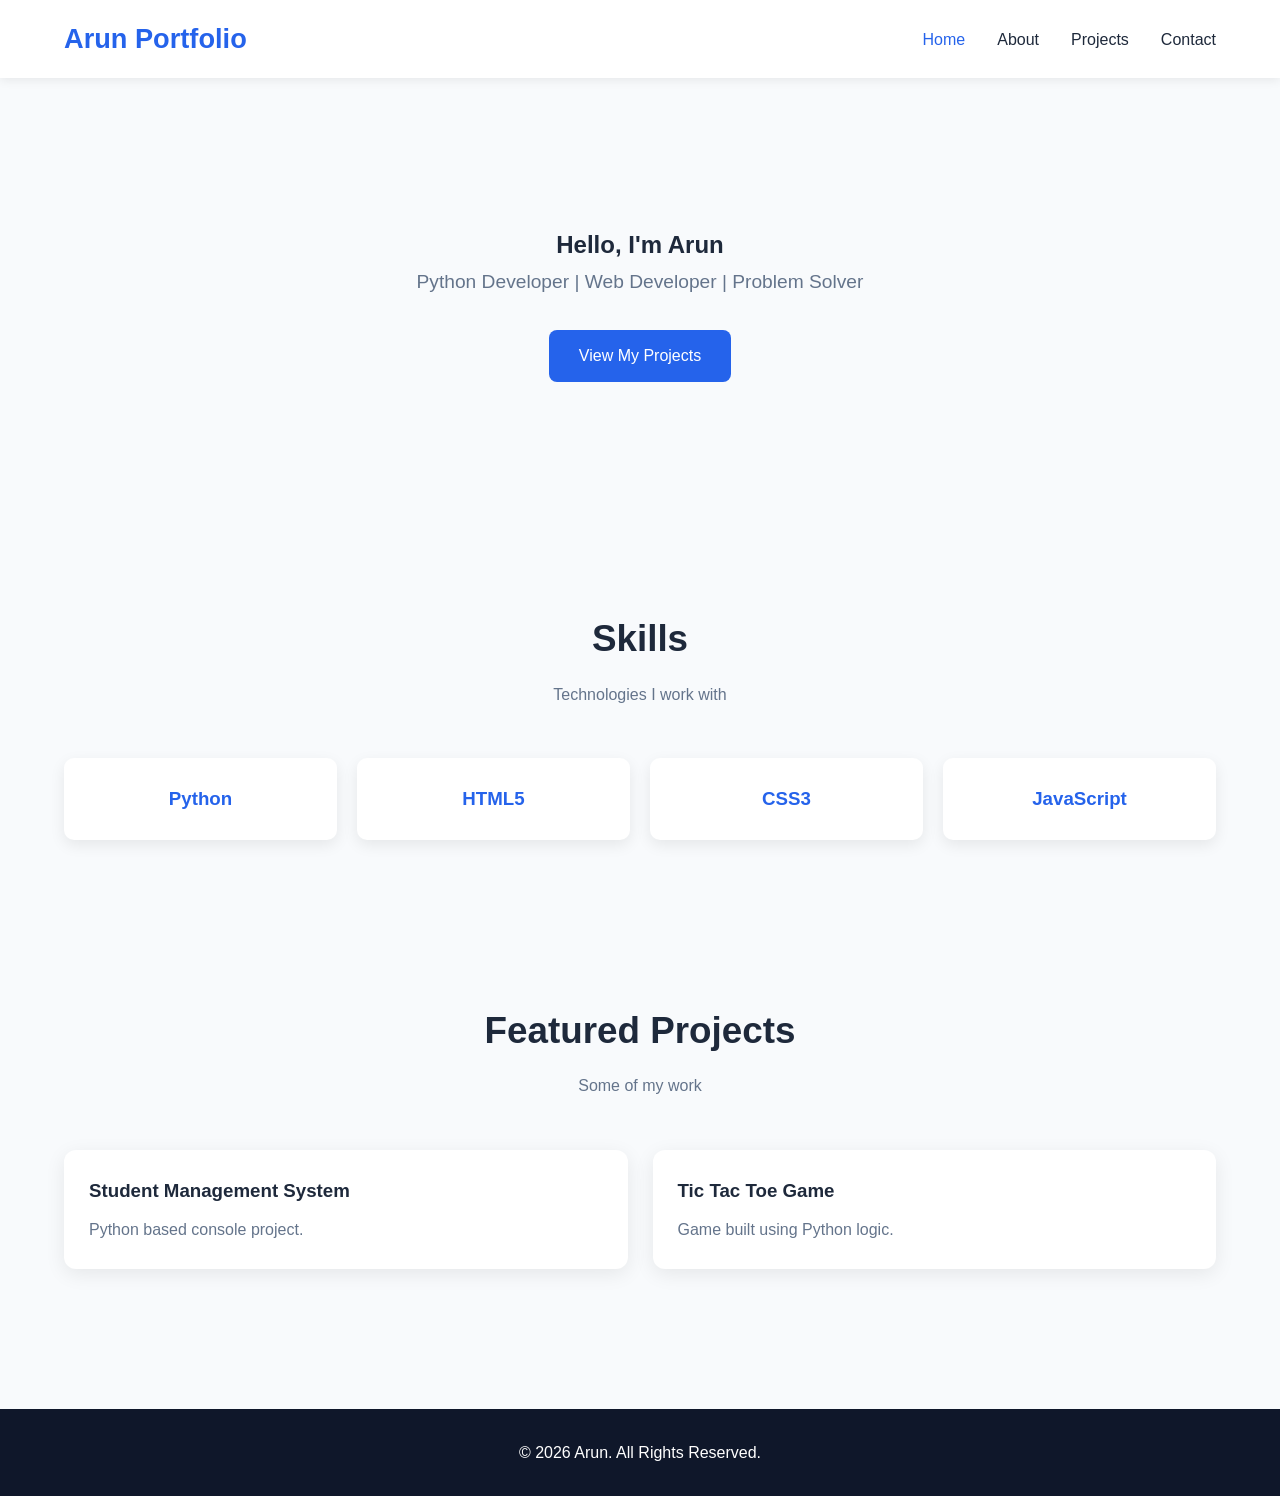
<file: index.html>
<!DOCTYPE html>
<html lang="en">
<head>
    <meta charset="UTF-8">
    <meta name="viewport" content="width=device-width, initial-scale=1.0">

    <title>Arun | Portfolio</title>

    <meta name="description" content="Portfolio of Arun - Python Developer and Web Developer">

    <link rel="stylesheet" href="styles.css">
</head>
<body>

    <!-- Skip Link -->
    <a href="#main-content" class="skip-link">Skip to main content</a>

    <!-- HEADER -->
    <header>
        <div class="container navbar">

            <h1 class="logo">Arun Portfolio</h1>

            <nav aria-label="Main Navigation">
                <ul class="nav-links">
                    <li><a href="index.html" aria-current="page">Home</a></li>
                    <li><a href="about.html">About</a></li>
                    <li><a href="projects.html">Projects</a></li>
                    <li><a href="contact.html">Contact</a></li>
                </ul>
            </nav>

        </div>
    </header>

    <!-- MAIN -->
    <main id="main-content">

        <!-- HERO SECTION -->
        <section class="hero">
            <div class="container">
                <div class="hero-content">

                    <h2>Hello, I'm Arun</h2>

                    <p>
                        Python Developer | Web Developer | Problem Solver
                    </p>

                    <a href="projects.html" class="btn">
                        View My Projects
                    </a>

                </div>
            </div>
        </section>

        <!-- SKILLS SECTION -->
        <section>
            <div class="container">

                <div class="section-title">
                    <h2>Skills</h2>
                    <p>Technologies I work with</p>
                </div>

                <div class="skills">

                    <div class="skill-card">
                        <h3>Python</h3>
                    </div>

                    <div class="skill-card">
                        <h3>HTML5</h3>
                    </div>

                    <div class="skill-card">
                        <h3>CSS3</h3>
                    </div>

                    <div class="skill-card">
                        <h3>JavaScript</h3>
                    </div>

                </div>

            </div>
        </section>

        <!-- PROJECTS PREVIEW -->
        <section>
            <div class="container">

                <div class="section-title">
                    <h2>Featured Projects</h2>
                    <p>Some of my work</p>
                </div>

                <div class="projects-grid">

                    <article class="project-card">
                        <div class="project-content">
                            <h3>Student Management System</h3>
                            <p>Python based console project.</p>
                        </div>
                    </article>

                    <article class="project-card">
                        <div class="project-content">
                            <h3>Tic Tac Toe Game</h3>
                            <p>Game built using Python logic.</p>
                        </div>
                    </article>

                </div>

            </div>
        </section>

    </main>

    <!-- FOOTER -->
    <footer>
        <p>&copy; 2026 Arun. All Rights Reserved.</p>
    </footer>

</body>
</html>
</file>
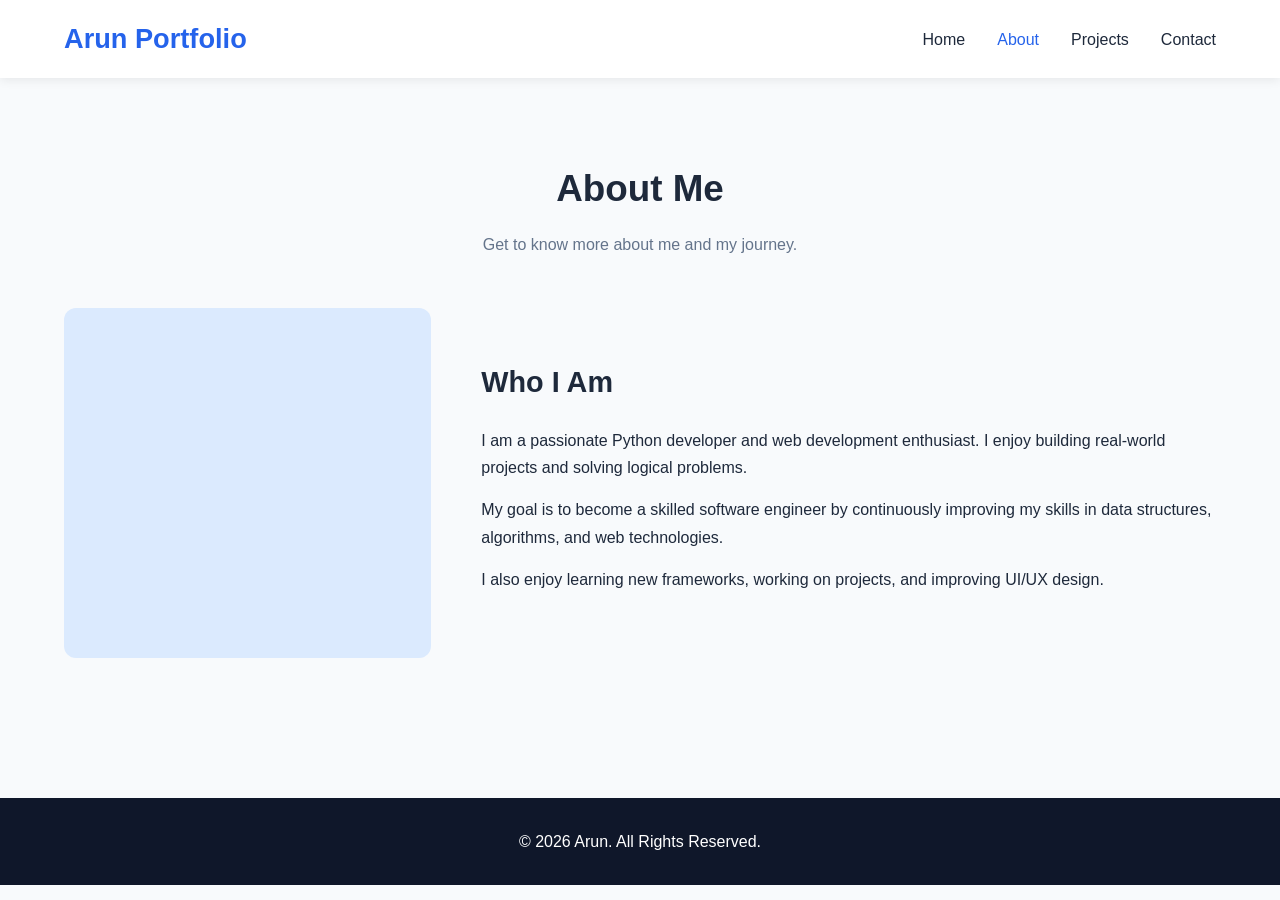
<file: about.html>
<!DOCTYPE html>
<html lang="en">
<head>
    <meta charset="UTF-8">
    <meta name="viewport" content="width=device-width, initial-scale=1.0">

    <title>About | Arun Portfolio</title>

    <meta name="description"
          content="About Arun - Python developer and web development enthusiast.">

    <link rel="stylesheet" href="styles.css">
</head>
<body>

    <!-- Skip Link -->
    <a href="#main-content" class="skip-link">
        Skip to main content
    </a>

    <!-- HEADER -->
    <header>
        <div class="container navbar">

            <h1 class="logo">Arun Portfolio</h1>

            <nav aria-label="Main Navigation">
                <ul class="nav-links">
                    <li><a href="index.html">Home</a></li>
                    <li><a href="about.html" aria-current="page">About</a></li>
                    <li><a href="projects.html">Projects</a></li>
                    <li><a href="contact.html">Contact</a></li>
                </ul>
            </nav>

        </div>
    </header>

    <!-- MAIN -->
    <main id="main-content">

        <section>
            <div class="container">

                <!-- TITLE -->
                <div class="section-title">
                    <h2>About Me</h2>
                    <p>Get to know more about me and my journey.</p>
                </div>

                <!-- CONTENT -->
                <div class="about-content">

                    <!-- IMAGE SECTION -->
                    <div class="about-image">
                        <!-- You can add image here -->
                        <!-- <img src="profile.jpg" alt="Arun Profile"> -->
                    </div>

                    <!-- TEXT SECTION -->
                    <div class="about-text">

                        <h3>Who I Am</h3>

                        <p>
                            I am a passionate Python developer
                            and web development enthusiast.
                            I enjoy building real-world projects
                            and solving logical problems.
                        </p>

                        <p>
                            My goal is to become a skilled software engineer
                            by continuously improving my skills in
                            data structures, algorithms, and web technologies.
                        </p>

                        <p>
                            I also enjoy learning new frameworks,
                            working on projects, and improving UI/UX design.
                        </p>

                    </div>

                </div>

            </div>
        </section>

    </main>

    <!-- FOOTER -->
    <footer>
        <p>&copy; 2026 Arun. All Rights Reserved.</p>
    </footer>

</body>
</html>
</file>
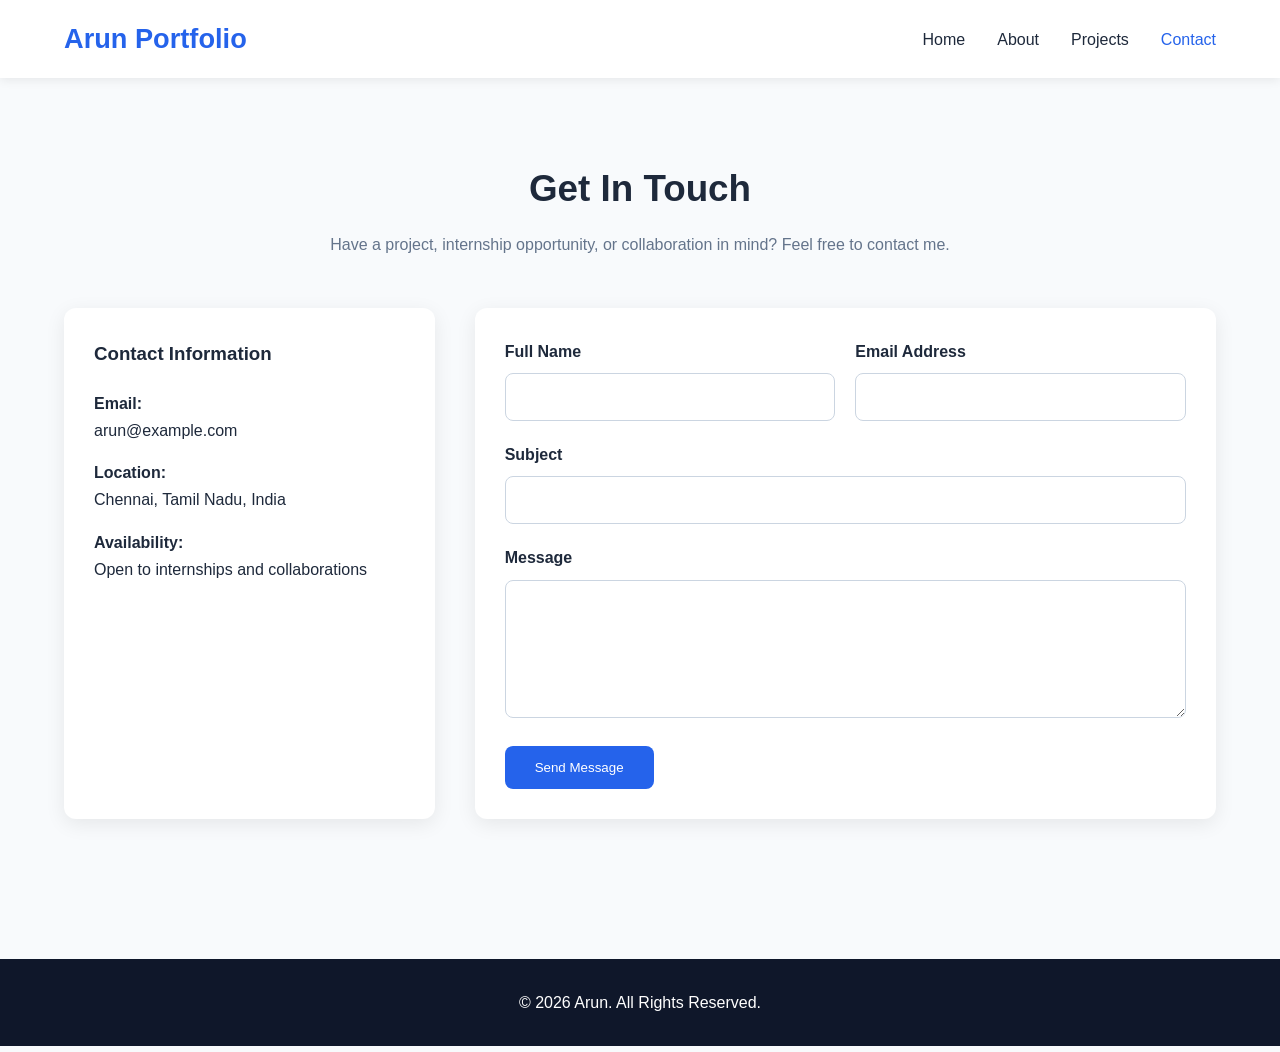
<file: contact.html>
<!DOCTYPE html>
<html lang="en">
<head>
    <meta charset="UTF-8">
    <meta name="viewport" content="width=device-width, initial-scale=1.0">

    <title>Contact | Arun Portfolio</title>

    <meta name="description"
          content="Contact Arun for internships, collaborations, and opportunities.">

    <link rel="stylesheet" href="styles.css">
</head>
<body>

    <!-- Skip Navigation -->
    <a href="#main-content" class="skip-link">
        Skip to main content
    </a>

    <header>
        <div class="container navbar">

            <h1 class="logo">Arun Portfolio</h1>

            <nav aria-label="Main Navigation">
                <ul class="nav-links">
                    <li><a href="index.html">Home</a></li>
                    <li><a href="about.html">About</a></li>
                    <li><a href="projects.html">Projects</a></li>
                    <li>
                        <a href="contact.html" aria-current="page">
                            Contact
                        </a>
                    </li>
                </ul>
            </nav>

        </div>
    </header>

    <main id="main-content">

        <section>
            <div class="container">

                <div class="section-title">
                    <h2>Get In Touch</h2>
                    <p>
                        Have a project, internship opportunity,
                        or collaboration in mind? Feel free to
                        contact me.
                    </p>
                </div>

                <div class="contact-wrapper">

                    <!-- Contact Information -->

                    <aside class="contact-info">

                        <h3>Contact Information</h3>

                        <p>
                            <strong>Email:</strong><br>
                            arun@example.com
                        </p>

                        <p>
                            <strong>Location:</strong><br>
                            Chennai, Tamil Nadu, India
                        </p>

                        <p>
                            <strong>Availability:</strong><br>
                            Open to internships and collaborations
                        </p>

                    </aside>

                    <!-- Contact Form -->

                    <form class="contact-form"
                          action="#"
                          method="post">

                        <div class="form-row">

                            <div class="form-group">
                                <label for="fullname">
                                    Full Name
                                </label>

                                <input
                                    type="text"
                                    id="fullname"
                                    name="fullname"
                                    required
                                    autocomplete="name">
                            </div>

                            <div class="form-group">
                                <label for="email">
                                    Email Address
                                </label>

                                <input
                                    type="email"
                                    id="email"
                                    name="email"
                                    required
                                    autocomplete="email">
                            </div>

                        </div>

                        <div class="form-group">
                            <label for="subject">
                                Subject
                            </label>

                            <input
                                type="text"
                                id="subject"
                                name="subject"
                                required>
                        </div>

                        <div class="form-group">
                            <label for="message">
                                Message
                            </label>

                            <textarea
                                id="message"
                                name="message"
                                rows="6"
                                required></textarea>
                        </div>

                        <button type="submit">
                            Send Message
                        </button>

                    </form>

                </div>

            </div>
        </section>

    </main>

    <footer>
        <p>
            &copy; 2026 Arun. All Rights Reserved.
        </p>
    </footer>

</body>
</html>
</file>
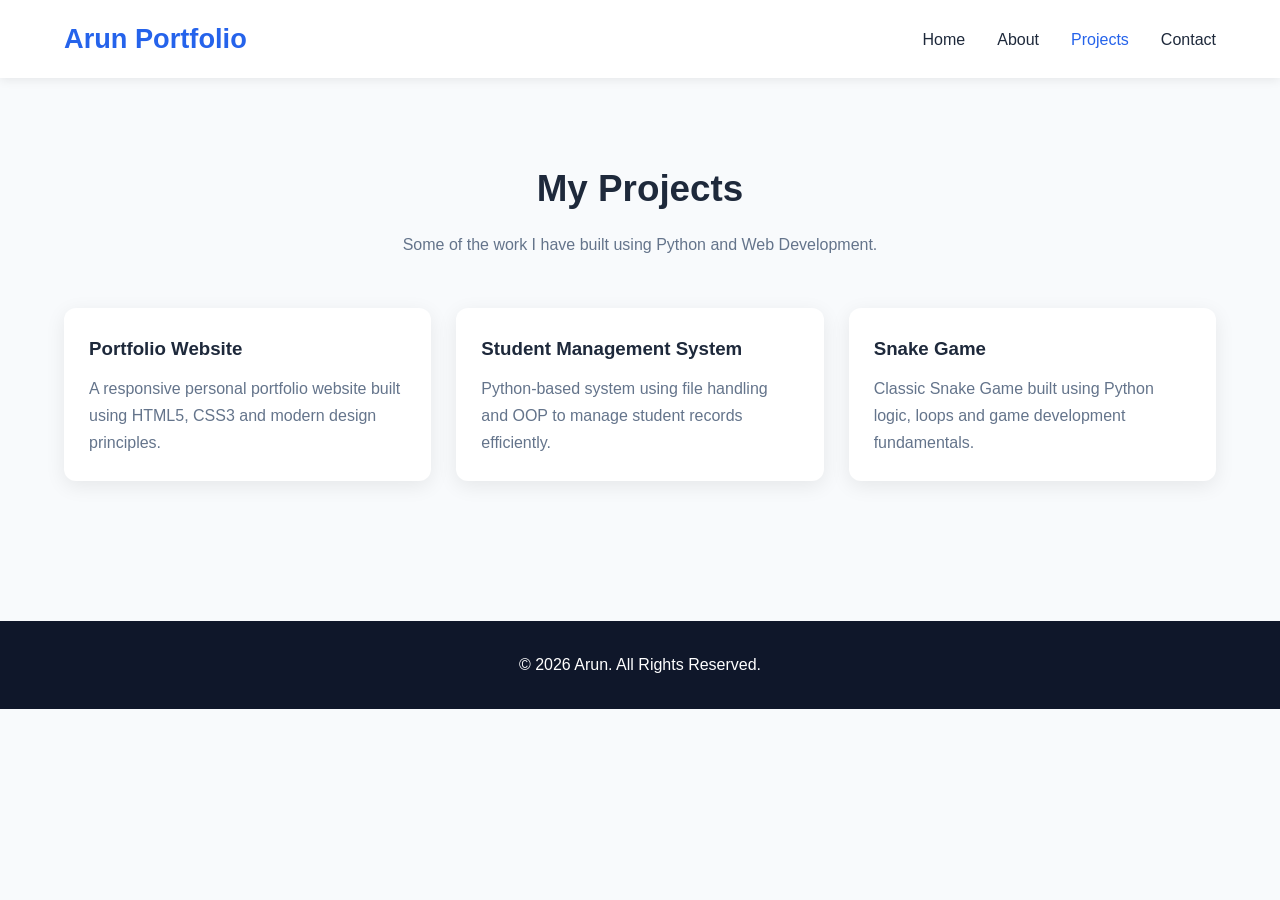
<file: projects.html>
<!DOCTYPE html>
<html lang="en">
<head>
    <meta charset="UTF-8">
    <meta name="viewport" content="width=device-width, initial-scale=1.0">

    <title>Projects | Arun Portfolio</title>

    <meta name="description"
          content="Projects by Arun - Python, web development and software builds.">

    <link rel="stylesheet" href="styles.css">
</head>
<body>

    <!-- Skip Link -->
    <a href="#main-content" class="skip-link">
        Skip to main content
    </a>

    <!-- HEADER -->
    <header>
        <div class="container navbar">

            <h1 class="logo">Arun Portfolio</h1>

            <nav aria-label="Main Navigation">
                <ul class="nav-links">
                    <li><a href="index.html">Home</a></li>
                    <li><a href="about.html">About</a></li>
                    <li><a href="projects.html" aria-current="page">Projects</a></li>
                    <li><a href="contact.html">Contact</a></li>
                </ul>
            </nav>

        </div>
    </header>

    <!-- MAIN -->
    <main id="main-content">

        <section>
            <div class="container">

                <!-- TITLE -->
                <div class="section-title">
                    <h2>My Projects</h2>
                    <p>Some of the work I have built using Python and Web Development.</p>
                </div>

                <!-- PROJECT GRID -->
                <div class="projects-grid">

                    <!-- PROJECT 1 -->
                    <article class="project-card">

                        <div class="project-content">
                            <h3>Portfolio Website</h3>
                            <p>
                                A responsive personal portfolio website
                                built using HTML5, CSS3 and modern design principles.
                            </p>
                        </div>

                    </article>

                    <!-- PROJECT 2 -->
                    <article class="project-card">

                        <div class="project-content">
                            <h3>Student Management System</h3>
                            <p>
                                Python-based system using file handling and OOP
                                to manage student records efficiently.
                            </p>
                        </div>

                    </article>

                    <!-- PROJECT 3 -->
                    <article class="project-card">

                        <div class="project-content">
                            <h3>Snake Game</h3>
                            <p>
                                Classic Snake Game built using Python logic,
                                loops and game development fundamentals.
                            </p>
                        </div>

                    </article>

                </div>

            </div>
        </section>

    </main>

    <!-- FOOTER -->
    <footer>
        <p>&copy; 2026 Arun. All Rights Reserved.</p>
    </footer>

</body>
</html>
</file>
<file: styles.css>
/* =========================
   GLOBAL STYLES
========================= */

*{
    margin:0;
    padding:0;
    box-sizing:border-box;
}

html{
    scroll-behavior:smooth;
}

body{
    font-family: "Segoe UI", Tahoma, Geneva, Verdana, sans-serif;
    background:#f8fafc;
    color:#1e293b;
    line-height:1.7;
}

.container{
    width:90%;
    max-width:1200px;
    margin:auto;
}

img{
    max-width:100%;
    display:block;
}

a{
    text-decoration:none;
    color:inherit;
}

ul{
    list-style:none;
}

/* =========================
   HEADER
========================= */

header{
    background:#ffffff;
    box-shadow:0 2px 10px rgba(0,0,0,0.08);
    position:sticky;
    top:0;
    z-index:100;
}

.navbar{
    display:flex;
    justify-content:space-between;
    align-items:center;
    padding:1rem 0;
}

.logo{
    font-size:1.7rem;
    font-weight:700;
    color:#2563eb;
}

.nav-links{
    display:flex;
    gap:2rem;
}

.nav-links a{
    font-weight:500;
    transition:.3s;
}

.nav-links a:hover,
.nav-links a[aria-current="page"]{
    color:#2563eb;
}

/* =========================
   HERO SECTION
========================= */

.hero{
    min-height:50vh;
    display:flex;
    align-items:center;
    justify-content:center;
    text-align:center;
}

.hero-content{
    width:100%;
}

.hero h1{
    font-size:3.5rem;
    margin-bottom:1rem;
}

.hero span{
    color:#2563eb;
}

.hero p{
    font-size:1.2rem;
    color:#64748b;
    max-width:700px;
    margin:auto;
}

.btn{
    display:inline-block;
    margin-top:2rem;
    background:#2563eb;
    color:white;
    padding:12px 30px;
    border-radius:8px;
    transition:.3s;
}

.btn:hover{
    transform:translateY(-2px);
}

/* =========================
   SECTION
========================= */

section{
    padding:80px 0;
}

.section-title{
    text-align:center;
    margin-bottom:50px;
}

.section-title h2{
    font-size:2.3rem;
    margin-bottom:10px;
}

.section-title p{
    color:#64748b;
}

/* =========================
   ABOUT PAGE
========================= */

.about-content{
    display:grid;
    grid-template-columns:1fr 2fr;
    gap:50px;
    align-items:center;
}

.about-image{
    height:350px;
    background:#dbeafe;
    border-radius:12px;
}

.about-text h3{
    margin-bottom:20px;
    font-size:1.8rem;
}

.about-text p{
    margin-bottom:15px;
}

/* =========================
   SKILLS
========================= */

.skills{
    display:grid;
    grid-template-columns:repeat(auto-fit,minmax(200px,1fr));
    gap:20px;
}

.skill-card{
    background:white;
    padding:25px;
    text-align:center;
    border-radius:10px;
    box-shadow:0 5px 15px rgba(0,0,0,0.08);
}

.skill-card h3{
    color:#2563eb;
}

/* =========================
   PROJECTS PAGE
========================= */

.projects-grid{
    display:grid;
    grid-template-columns:repeat(auto-fit,minmax(300px,1fr));
    gap:25px;
}

.project-card{
    background:white;
    border-radius:12px;
    overflow:hidden;
    box-shadow:0 5px 20px rgba(0,0,0,0.08);
    transition:.3s;
}

.project-card:hover{
    transform:translateY(-5px);
}

.project-image{
    height:200px;
    background:#dbeafe;
}

.project-content{
    padding:25px;
}

.project-content h3{
    margin-bottom:10px;
}

.project-content p{
    color:#64748b;
}

/* =========================
   CONTACT PAGE
========================= */

.contact-wrapper{
    display:grid;
    grid-template-columns:1fr 2fr;
    gap:40px;
}

.contact-info{
    background:white;
    padding:30px;
    border-radius:12px;
    box-shadow:0 5px 20px rgba(0,0,0,0.08);
}

.contact-info h3{
    margin-bottom:20px;
}

.contact-info p{
    margin-bottom:15px;
}

.contact-form{
    background:white;
    padding:30px;
    border-radius:12px;
    box-shadow:0 5px 20px rgba(0,0,0,0.08);
}

.form-row{
    display:flex;
    gap:20px;
}

.form-group{
    width:100%;
    margin-bottom:20px;
}

.form-group label{
    display:block;
    margin-bottom:8px;
    font-weight:600;
}

.form-group input,
.form-group textarea{
    width:100%;
    padding:14px;
    border:1px solid #cbd5e1;
    border-radius:8px;
    font-size:1rem;
}

.form-group textarea{
    resize:vertical;
}

.contact-form button{
    background:#2563eb;
    color:white;
    border:none;
    padding:14px 30px;
    border-radius:8px;
    cursor:pointer;
}

/* =========================
   FOOTER
========================= */

footer{
    background:#0f172a;
    color:white;
    text-align:center;
    padding:30px;
    margin-top:60px;
}

/* =========================
   ACCESSIBILITY
========================= */

a:focus,
button:focus,
input:focus,
textarea:focus{
    outline:3px solid #2563eb;
    outline-offset:3px;
}

.skip-link{
    position:absolute;
    left:-9999px;
}

.skip-link:focus{
    left:20px;
    top:20px;
    background:white;
    padding:10px;
    z-index:999;
}

/* =========================
   RESPONSIVE
========================= */

@media(max-width:768px){

    .navbar{
        flex-direction:column;
        gap:15px;
    }

    .nav-links{
        flex-wrap:wrap;
        justify-content:center;
    }

    .hero h1{
        font-size:2.5rem;
    }

    .about-content{
        grid-template-columns:1fr;
    }

    .contact-wrapper{
        grid-template-columns:1fr;
    }

    .form-row{
        flex-direction:column;
    }
}
</file>
